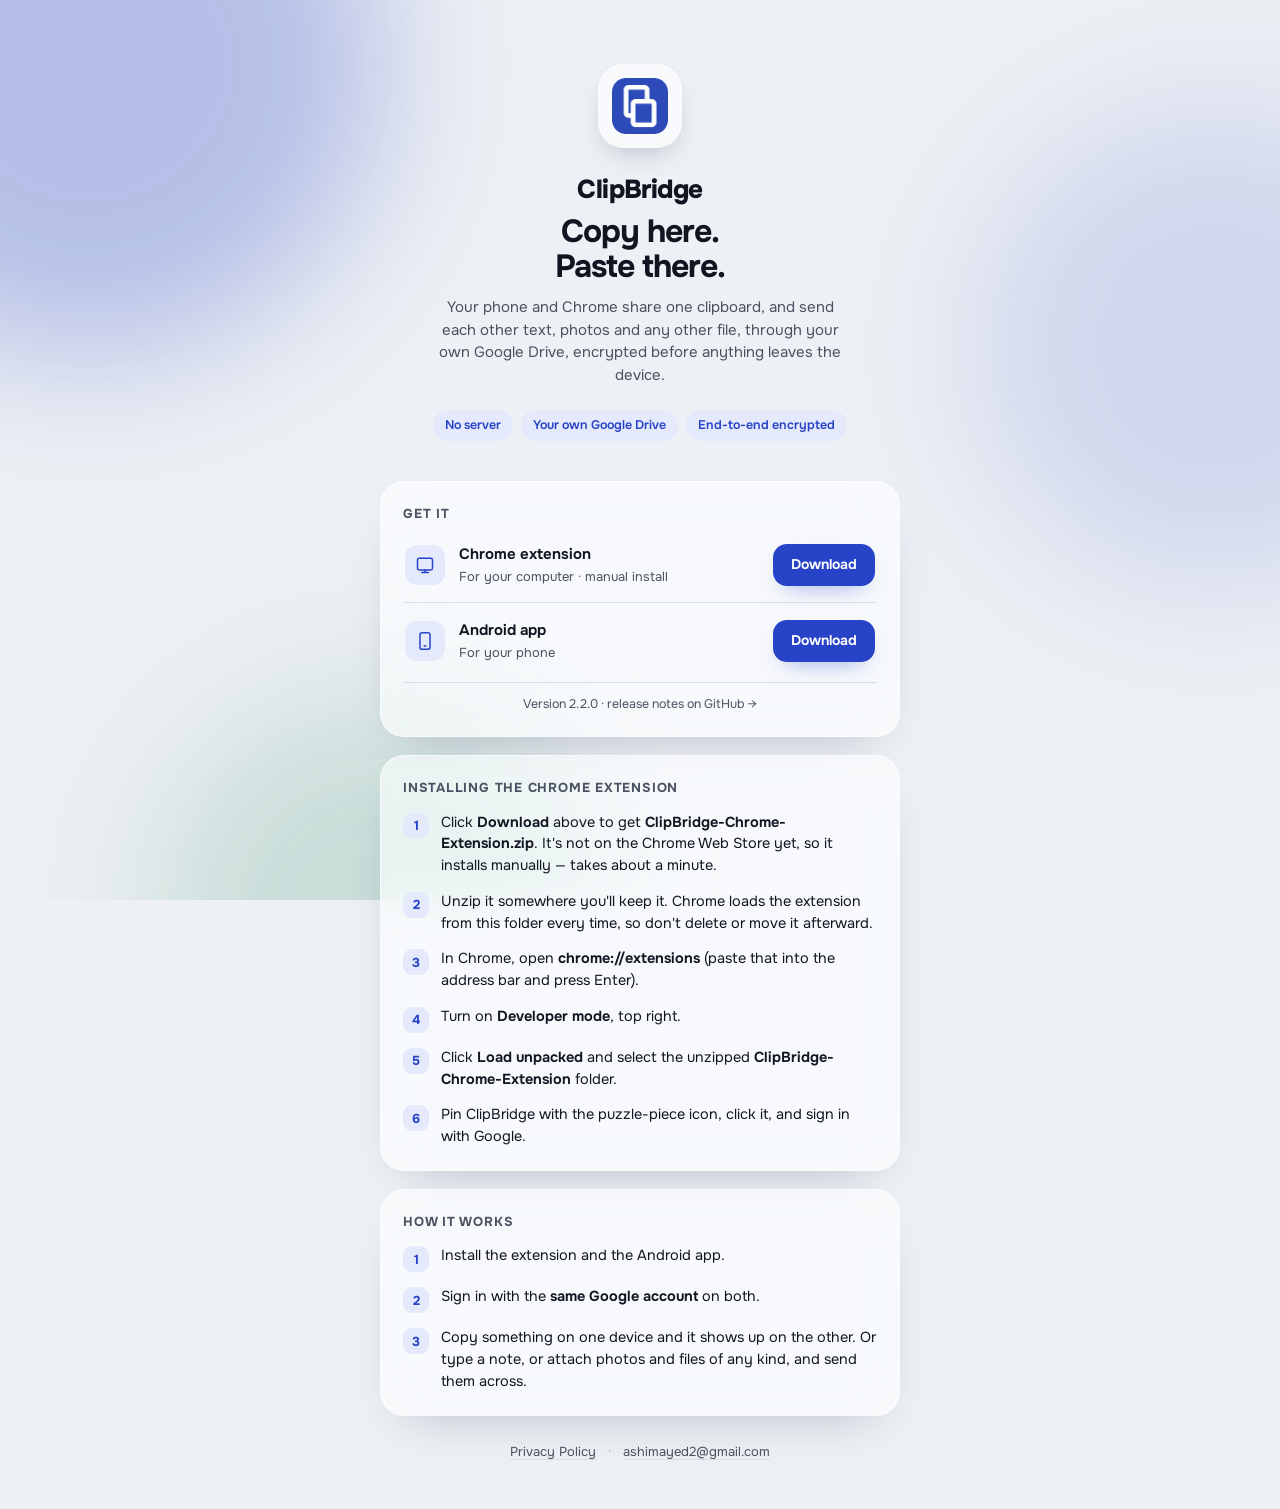
<file: index.html>
<!DOCTYPE html>
<html lang="en">
<head>
<meta charset="utf-8">
<meta name="viewport" content="width=device-width, initial-scale=1">
<title>ClipBridge</title>
<meta name="description" content="Copy on your PC, paste on your Android phone — and back again. ClipBridge syncs your clipboard through your own Google Drive. No server, end-to-end encrypted.">
<meta property="og:title" content="ClipBridge">
<meta property="og:description" content="Copy here. Paste there. Your own Google Drive, encrypted before anything leaves the device.">
<meta property="og:image" content="chrome-extension/icons/icon128.png">
<meta name="theme-color" content="#2743C7">
<link rel="icon" type="image/png" sizes="32x32" href="chrome-extension/icons/icon32.png">
<link rel="icon" type="image/png" sizes="16x16" href="chrome-extension/icons/icon16.png">
<link rel="apple-touch-icon" href="chrome-extension/icons/icon128.png">
<style>
  @font-face {
    font-family: 'Onest';
    src: url('chrome-extension/fonts/Onest.ttf') format('truetype');
    font-weight: 100 900;
    font-display: swap;
  }

  :root {
    --ground: #EDF0F4; --surface: #FFFFFF; --ink: #111521; --ink2: #4A5261; --line: #D9DEE7;
    --cobalt: #2743C7; --on-cobalt: #FFFFFF; --tint: #E4E9FB; --live: #177A52; --danger: #A8261B;
    --glass: rgba(255,255,255,.62); --glass-line: rgba(255,255,255,.55);
    --blob-a: rgba(39,67,199,.28); --blob-b: rgba(23,122,82,.16); --blob-c: rgba(39,67,199,.14);
    color-scheme: light dark;
  }
  @media (prefers-color-scheme: dark) {
    :root {
      --ground: #0F131B; --surface: #181E29; --ink: #E8ECF3; --ink2: #A3ADBD; --line: #2A3242;
      --cobalt: #8FA4FF; --on-cobalt: #0B1020; --tint: #222C4F; --live: #5CCB98; --danger: #FF8A7A;
      --glass: rgba(24,30,41,.58); --glass-line: rgba(255,255,255,.08);
      --blob-a: rgba(143,164,255,.20); --blob-b: rgba(92,203,152,.12); --blob-c: rgba(143,164,255,.10);
    }
  }

  * { box-sizing: border-box; }
  html, body { margin: 0; }
  body {
    background: var(--ground);
    color: var(--ink);
    font-family: 'Onest', system-ui, -apple-system, 'Segoe UI', sans-serif;
    line-height: 1.5;
    min-height: 100vh;
    -webkit-font-smoothing: antialiased;
    overflow-x: hidden;
  }

  /* liquid glass backdrop */
  .blobs { position: fixed; inset: 0; z-index: -1; overflow: hidden; }
  .blob { position: absolute; border-radius: 50%; filter: blur(70px); }
  .blob.one   { width: 46vmax; height: 46vmax; left: -16vmax; top: -18vmax; background: var(--blob-a); animation: drift1 22s ease-in-out infinite alternate; }
  .blob.two   { width: 38vmax; height: 38vmax; right: -14vmax; top: 8vmax;  background: var(--blob-c); animation: drift2 26s ease-in-out infinite alternate; }
  .blob.three { width: 34vmax; height: 34vmax; left: 12vmax;  bottom: -18vmax; background: var(--blob-b); animation: drift3 30s ease-in-out infinite alternate; }
  @keyframes drift1 { to { transform: translate(4vmax, 3vmax) scale(1.06); } }
  @keyframes drift2 { to { transform: translate(-3vmax, 4vmax) scale(1.08); } }
  @keyframes drift3 { to { transform: translate(3vmax, -3vmax) scale(1.05); } }
  @media (prefers-reduced-motion: reduce) { .blob { animation: none; } }

  main { max-width: 560px; margin: 0 auto; padding: 64px 20px 48px; }

  .mark {
    width: 84px; height: 84px; margin: 0 auto 22px; display: grid; place-items: center;
    border-radius: 26px; background: var(--glass); border: 1px solid var(--glass-line);
    backdrop-filter: blur(20px) saturate(160%); -webkit-backdrop-filter: blur(20px) saturate(160%);
    box-shadow: 0 12px 30px -14px rgba(20,30,70,.35);
  }
  .mark img { width: 56px; height: 56px; border-radius: 14px; display: block; }

  h1.wordmark { text-align: center; margin: 0 0 6px; font-size: 26px; font-weight: 800; letter-spacing: -0.02em; }
  .tagline { text-align: center; margin: 0 0 12px; font-size: 32px; line-height: 1.08; font-weight: 700; letter-spacing: -0.03em; }
  .lede { text-align: center; margin: 0 auto 24px; max-width: 420px; color: var(--ink2); font-size: 15px; }

  .badges { display: flex; justify-content: center; flex-wrap: wrap; gap: 8px; margin: 0 0 40px; }
  .badge {
    font-size: 12.5px; font-weight: 600; color: var(--cobalt); background: var(--tint);
    border-radius: 999px; padding: 6px 12px;
  }

  .glass {
    background: var(--glass); border: 1px solid var(--glass-line);
    backdrop-filter: blur(22px) saturate(160%); -webkit-backdrop-filter: blur(22px) saturate(160%);
    border-radius: 24px; padding: 22px; margin-bottom: 18px;
    box-shadow: 0 20px 50px -30px rgba(20,30,70,.35);
  }

  h2.section { margin: 0 0 14px; font-size: 13px; font-weight: 700; text-transform: uppercase; letter-spacing: .06em; color: var(--ink2); }

  .get-row { display: flex; align-items: center; gap: 14px; padding: 6px 2px; }
  .get-row + .get-row { border-top: 1px solid var(--line); margin-top: 10px; padding-top: 16px; }
  .get-icon {
    width: 40px; height: 40px; border-radius: 12px; background: var(--tint); color: var(--cobalt);
    display: grid; place-items: center; flex-shrink: 0;
  }
  .get-text { flex: 1; min-width: 0; }
  .get-text strong { display: block; font-size: 15px; font-weight: 650; }
  .get-text span { display: block; font-size: 13px; color: var(--ink2); margin-top: 1px; }

  .btn-primary {
    display: inline-flex; align-items: center; gap: 6px; height: 42px; padding: 0 18px;
    border-radius: 14px; background: var(--cobalt); color: var(--on-cobalt);
    font-weight: 650; font-size: 14px; text-decoration: none; white-space: nowrap;
    box-shadow: 0 10px 24px -12px rgba(39,67,199,.55);
    transition: transform .15s ease;
  }
  .btn-primary:active { transform: scale(.97); }
  .pill-muted {
    display: inline-flex; align-items: center; height: 30px; padding: 0 12px;
    border-radius: 999px; background: var(--line); color: var(--ink2);
    font-weight: 600; font-size: 12.5px;
  }
  .release-link { display: block; text-align: center; margin-top: 14px; font-size: 12.5px; color: var(--ink2); text-decoration: none; border-top: 1px solid var(--line); padding-top: 12px; }
  .release-link:hover { color: var(--cobalt); }

  .steps { list-style: none; margin: 0; padding: 0; display: flex; flex-direction: column; gap: 14px; }
  .steps li { display: flex; align-items: flex-start; gap: 12px; }
  .num {
    width: 26px; height: 26px; border-radius: 9px; background: var(--tint); color: var(--cobalt);
    font-size: 13px; font-weight: 700; display: grid; place-items: center; flex-shrink: 0; margin-top: 1px;
  }
  .steps p { margin: 0; font-size: 14.5px; }
  .steps strong { font-weight: 650; }

  footer { text-align: center; margin-top: 8px; padding: 8px 12px 0; }
  footer .links { font-size: 13px; color: var(--ink2); }
  footer a { color: var(--ink2); text-decoration: underline; text-decoration-color: var(--line); text-underline-offset: 3px; }
  footer a:hover { color: var(--cobalt); }
  footer .dot-sep { margin: 0 8px; opacity: .5; }
  footer .made { margin-top: 10px; font-size: 12px; color: var(--ink2); opacity: .7; }
</style>
</head>
<body>

<div class="blobs" aria-hidden="true">
  <div class="blob one"></div>
  <div class="blob two"></div>
  <div class="blob three"></div>
</div>

<main>
  <div class="mark"><img src="chrome-extension/icons/icon128.png" alt=""></div>
  <h1 class="wordmark">ClipBridge</h1>
  <p class="tagline">Copy here.<br>Paste there.</p>
  <p class="lede">Your phone and Chrome share one clipboard, and send each other text, photos and any other file, through your own Google Drive, encrypted before anything leaves the device.</p>

  <div class="badges">
    <span class="badge">No server</span>
    <span class="badge">Your own Google Drive</span>
    <span class="badge">End-to-end encrypted</span>
  </div>

  <section class="glass">
    <h2 class="section">Get it</h2>

    <div class="get-row">
      <div class="get-icon" aria-hidden="true">
        <svg width="20" height="20" viewBox="0 0 24 24" fill="none" stroke="currentColor" stroke-width="1.8" stroke-linecap="round" stroke-linejoin="round"><rect x="3" y="4" width="18" height="14" rx="2"/><path d="M8 21h8M12 18v3"/></svg>
      </div>
      <div class="get-text">
        <strong>Chrome extension</strong>
        <span>For your computer · manual install</span>
      </div>
      <a class="btn-primary" href="https://github.com/Ashimayed/Clipbridge/releases/latest/download/ClipBridge-Chrome-Extension.zip">Download</a>
    </div>

    <div class="get-row">
      <div class="get-icon" aria-hidden="true">
        <svg width="20" height="20" viewBox="0 0 24 24" fill="none" stroke="currentColor" stroke-width="1.8" stroke-linecap="round" stroke-linejoin="round"><rect x="6" y="2" width="12" height="20" rx="2.5"/><path d="M11 18h2"/></svg>
      </div>
      <div class="get-text">
        <strong>Android app</strong>
        <span>For your phone</span>
      </div>
      <a class="btn-primary" href="https://github.com/Ashimayed/Clipbridge/releases/latest/download/ClipBridge.apk">Download</a>
    </div>

    <a class="release-link" href="https://github.com/Ashimayed/Clipbridge/releases/latest">Version <!-- version -->2.2.0<!-- /version --> · release notes on GitHub →</a>
  </section>

  <section class="glass">
    <h2 class="section">Installing the Chrome extension</h2>
    <ol class="steps">
      <li><span class="num">1</span><p>Click <strong>Download</strong> above to get <strong>ClipBridge-Chrome-Extension.zip</strong>. It's not on the Chrome Web Store yet, so it installs manually — takes about a minute.</p></li>
      <li><span class="num">2</span><p>Unzip it somewhere you'll keep it. Chrome loads the extension from this folder every time, so don't delete or move it afterward.</p></li>
      <li><span class="num">3</span><p>In Chrome, open <strong>chrome://extensions</strong> (paste that into the address bar and press Enter).</p></li>
      <li><span class="num">4</span><p>Turn on <strong>Developer mode</strong>, top right.</p></li>
      <li><span class="num">5</span><p>Click <strong>Load unpacked</strong> and select the unzipped <strong>ClipBridge-Chrome-Extension</strong> folder.</p></li>
      <li><span class="num">6</span><p>Pin ClipBridge with the puzzle-piece icon, click it, and sign in with Google.</p></li>
    </ol>
  </section>

  <section class="glass">
    <h2 class="section">How it works</h2>
    <ol class="steps">
      <li><span class="num">1</span><p>Install the extension and the Android app.</p></li>
      <li><span class="num">2</span><p>Sign in with the <strong>same Google account</strong> on both.</p></li>
      <li><span class="num">3</span><p>Copy something on one device and it shows up on the other. Or type a note, or attach photos and files of any kind, and send them across.</p></li>
    </ol>
  </section>

  <footer>
    <div class="links">
      <a href="privacy.html">Privacy Policy</a>
      <span class="dot-sep">·</span>
      <a href="mailto:ashimayed2@gmail.com">ashimayed2@gmail.com</a>
    </div>
  </footer>
</main>

</body>
</html>
</file>
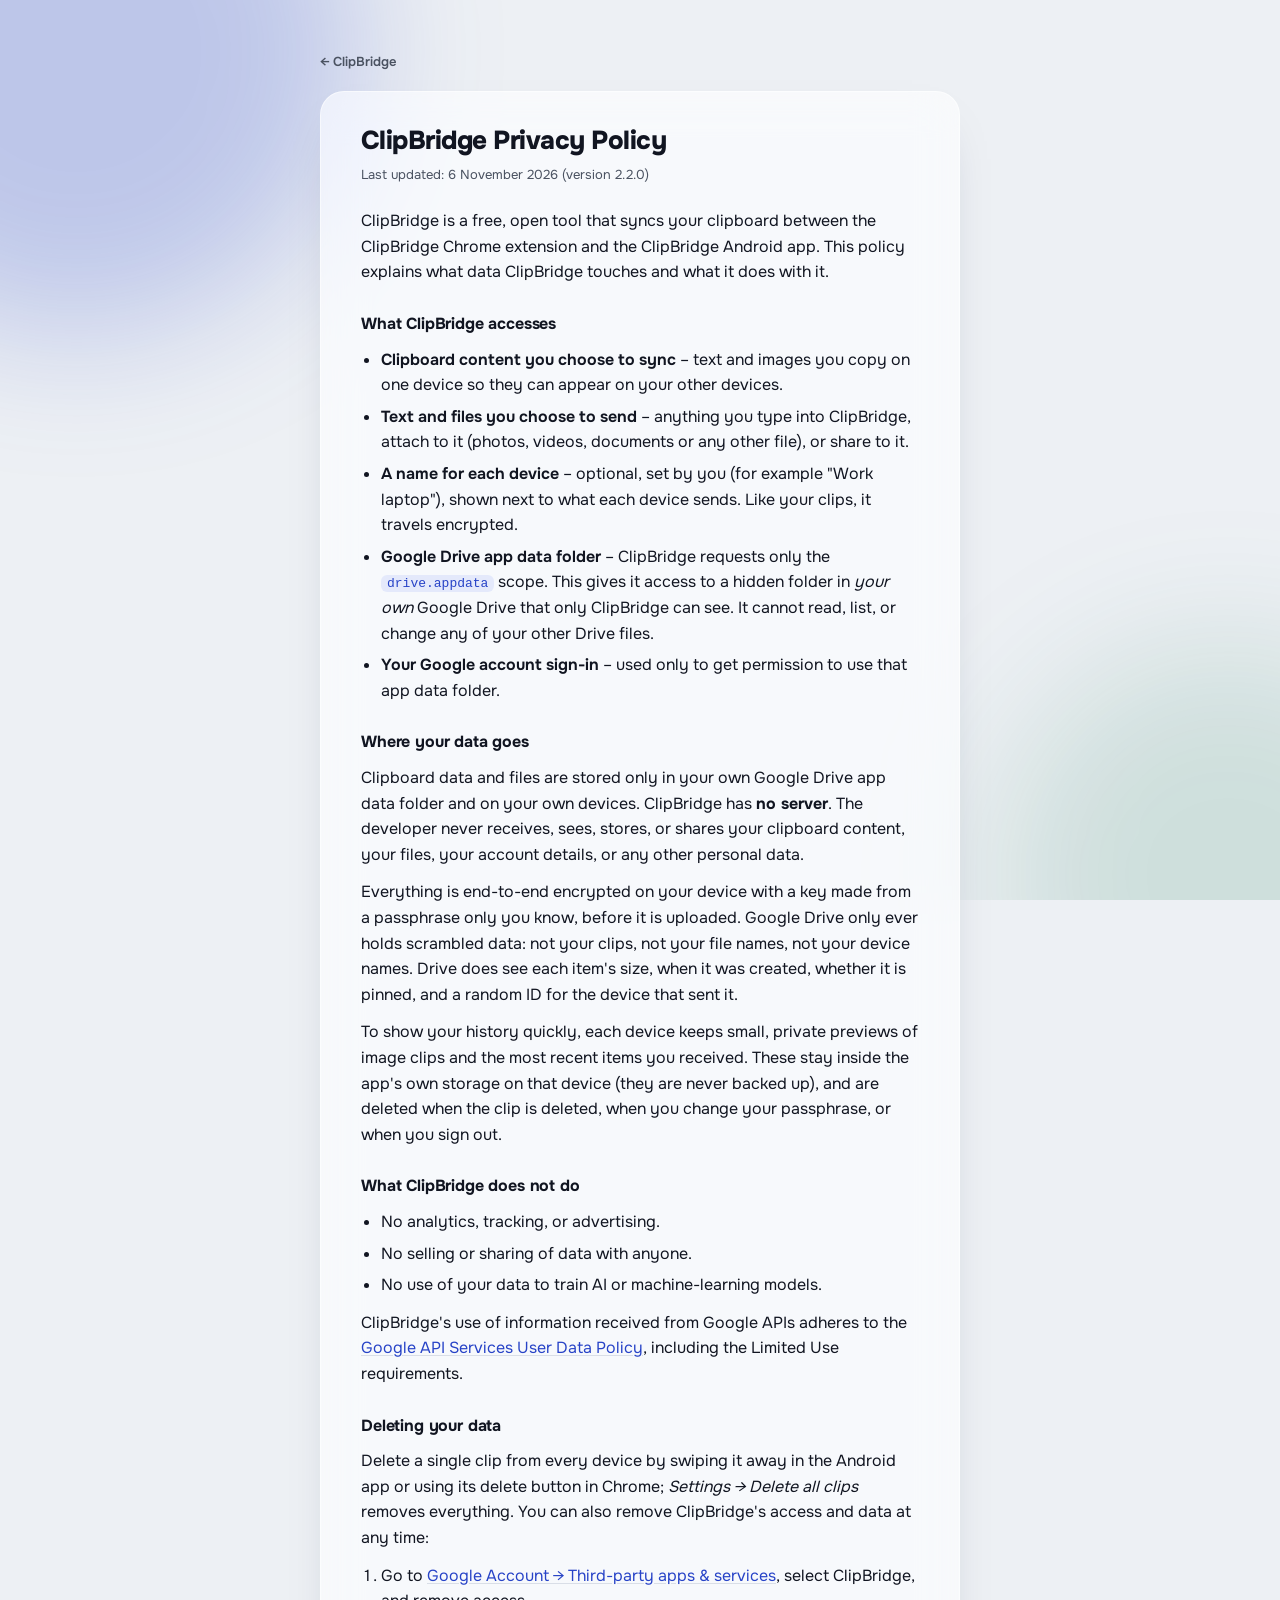
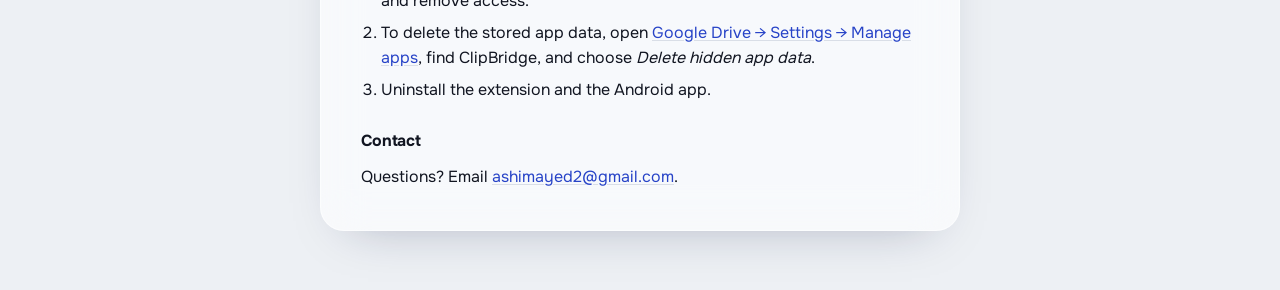
<file: privacy.html>
<!DOCTYPE html>
<html lang="en">
<head>
<meta charset="utf-8">
<meta name="viewport" content="width=device-width, initial-scale=1">
<title>ClipBridge – Privacy Policy</title>
<link rel="icon" type="image/png" sizes="32x32" href="chrome-extension/icons/icon32.png">
<link rel="icon" type="image/png" sizes="16x16" href="chrome-extension/icons/icon16.png">
<meta name="theme-color" content="#2743C7">
<style>
  @font-face {
    font-family: 'Onest';
    src: url('chrome-extension/fonts/Onest.ttf') format('truetype');
    font-weight: 100 900;
    font-display: swap;
  }
  :root {
    --ground: #EDF0F4; --ink: #111521; --ink2: #4A5261; --line: #D9DEE7; --cobalt: #2743C7; --tint: #E4E9FB;
    --glass: rgba(255,255,255,.62); --glass-line: rgba(255,255,255,.55);
    --blob-a: rgba(39,67,199,.24); --blob-b: rgba(23,122,82,.14);
  }
  @media (prefers-color-scheme: dark) {
    :root {
      --ground: #0F131B; --ink: #E8ECF3; --ink2: #A3ADBD; --line: #2A3242; --cobalt: #8FA4FF; --tint: #222C4F;
      --glass: rgba(24,30,41,.6); --glass-line: rgba(255,255,255,.08);
      --blob-a: rgba(143,164,255,.16); --blob-b: rgba(92,203,152,.10);
    }
  }
  * { box-sizing: border-box; }
  html, body { margin: 0; }
  body {
    background: var(--ground); color: var(--ink); font-family: 'Onest', system-ui, -apple-system, 'Segoe UI', sans-serif;
    line-height: 1.6; min-height: 100vh; -webkit-font-smoothing: antialiased; overflow-x: hidden;
  }
  .blobs { position: fixed; inset: 0; z-index: -1; overflow: hidden; }
  .blob { position: absolute; border-radius: 50%; filter: blur(70px); }
  .blob.one { width: 44vmax; height: 44vmax; left: -16vmax; top: -18vmax; background: var(--blob-a); }
  .blob.two { width: 36vmax; height: 36vmax; right: -14vmax; bottom: -16vmax; background: var(--blob-b); }

  main { max-width: 680px; margin: 0 auto; padding: 48px 20px 60px; }
  .back { display: inline-flex; align-items: center; gap: 6px; font-size: 13px; font-weight: 600; color: var(--ink2); text-decoration: none; margin-bottom: 18px; }
  .back:hover { color: var(--cobalt); }

  .glass {
    background: var(--glass); border: 1px solid var(--glass-line);
    backdrop-filter: blur(22px) saturate(160%); -webkit-backdrop-filter: blur(22px) saturate(160%);
    border-radius: 24px; padding: 28px clamp(20px, 5vw, 40px);
    box-shadow: 0 20px 50px -30px rgba(20,30,70,.35);
  }

  h1 { margin: 0 0 4px; font-size: 26px; font-weight: 800; letter-spacing: -0.02em; }
  .updated { margin: 0 0 22px; font-size: 13px; color: var(--ink2); }
  h2 { margin: 26px 0 10px; font-size: 16px; font-weight: 700; letter-spacing: -0.01em; }
  p { margin: 0 0 12px; color: var(--ink); }
  ul, ol { margin: 0 0 12px; padding-left: 20px; }
  li { margin-bottom: 6px; }
  li strong { font-weight: 650; }
  code { background: var(--tint); color: var(--cobalt); padding: 1px 6px; border-radius: 6px; font-size: 13px; }
  a { color: var(--cobalt); text-decoration: underline; text-decoration-color: var(--line); text-underline-offset: 2px; }
  a:hover { text-decoration-color: currentColor; }
</style>
</head>
<body>

<div class="blobs" aria-hidden="true">
  <div class="blob one"></div>
  <div class="blob two"></div>
</div>

<main>
  <a class="back" href="index.html">← ClipBridge</a>
  <div class="glass">
    <h1>ClipBridge Privacy Policy</h1>
    <p class="updated">Last updated: 6 November 2026 (version <!-- version -->2.2.0<!-- /version -->)</p>

    <p>ClipBridge is a free, open tool that syncs your clipboard between the ClipBridge Chrome extension and the ClipBridge Android app. This policy explains what data ClipBridge touches and what it does with it.</p>

    <h2>What ClipBridge accesses</h2>
    <ul>
      <li><strong>Clipboard content you choose to sync</strong> – text and images you copy on one device so they can appear on your other devices.</li>
      <li><strong>Text and files you choose to send</strong> – anything you type into ClipBridge, attach to it (photos, videos, documents or any other file), or share to it.</li>
      <li><strong>A name for each device</strong> – optional, set by you (for example "Work laptop"), shown next to what each device sends. Like your clips, it travels encrypted.</li>
      <li><strong>Google Drive app data folder</strong> – ClipBridge requests only the <code>drive.appdata</code> scope. This gives it access to a hidden folder in <em>your own</em> Google Drive that only ClipBridge can see. It cannot read, list, or change any of your other Drive files.</li>
      <li><strong>Your Google account sign-in</strong> – used only to get permission to use that app data folder.</li>
    </ul>

    <h2>Where your data goes</h2>
    <p>Clipboard data and files are stored only in your own Google Drive app data folder and on your own devices. ClipBridge has <strong>no server</strong>. The developer never receives, sees, stores, or shares your clipboard content, your files, your account details, or any other personal data.</p>
    <p>Everything is end-to-end encrypted on your device with a key made from a passphrase only you know, before it is uploaded. Google Drive only ever holds scrambled data: not your clips, not your file names, not your device names. Drive does see each item's size, when it was created, whether it is pinned, and a random ID for the device that sent it.</p>
    <p>To show your history quickly, each device keeps small, private previews of image clips and the most recent items you received. These stay inside the app's own storage on that device (they are never backed up), and are deleted when the clip is deleted, when you change your passphrase, or when you sign out.</p>

    <h2>What ClipBridge does not do</h2>
    <ul>
      <li>No analytics, tracking, or advertising.</li>
      <li>No selling or sharing of data with anyone.</li>
      <li>No use of your data to train AI or machine-learning models.</li>
    </ul>
    <p>ClipBridge's use of information received from Google APIs adheres to the <a href="https://developers.google.com/terms/api-services-user-data-policy">Google API Services User Data Policy</a>, including the Limited Use requirements.</p>

    <h2>Deleting your data</h2>
    <p>Delete a single clip from every device by swiping it away in the Android app or using its delete button in Chrome; <em>Settings → Delete all clips</em> removes everything. You can also remove ClipBridge's access and data at any time:</p>
    <ol>
      <li>Go to <a href="https://myaccount.google.com/permissions">Google Account → Third-party apps &amp; services</a>, select ClipBridge, and remove access.</li>
      <li>To delete the stored app data, open <a href="https://drive.google.com/drive/settings">Google Drive → Settings → Manage apps</a>, find ClipBridge, and choose <em>Delete hidden app data</em>.</li>
      <li>Uninstall the extension and the Android app.</li>
    </ol>

    <h2>Contact</h2>
    <p>Questions? Email <a href="mailto:ashimayed2@gmail.com">ashimayed2@gmail.com</a>.</p>
  </div>
</main>

</body>
</html>
</file>
